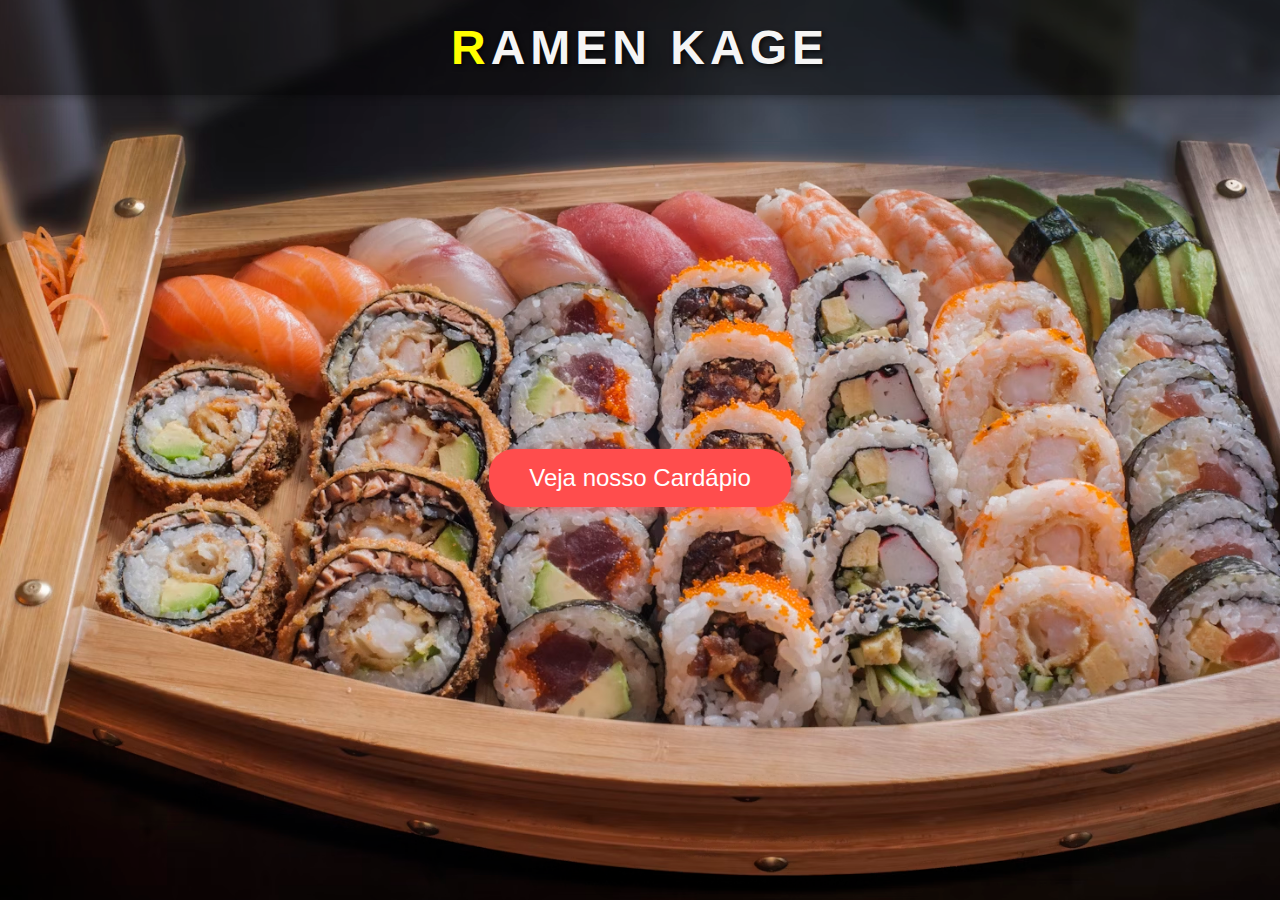
<file: index.html>
<!DOCTYPE html>
<html lang="pt-BR">
<head>
  <meta charset="UTF-8" />
  <meta name="viewport" content="width=device-width, initial-scale=1" />
  <title>Ramen Kage - Restaurante Oriental</title>

  <!-- Fonte Google Fonts -->
   <head>
    <link rel="preconnect" href="https://fonts.googleapis.com">
<link rel="preconnect" href="https://fonts.gstatic.com" crossorigin>
<link href="https://fonts.googleapis.com/css2?family=Exile&display=swap" rel="stylesheet">
  </head>
  <style>
    * {
      margin: 0; padding: 0; box-sizing: border-box;
    }
    body, html {
      height: 100%;
      font-family: 'Poppins', sans-serif;
    }
    body {
      background: url(imagens/fundo.avif);
      background-size: cover;
      background-position: center;
      display: flex;
      flex-direction: column;
      min-height: 100vh;
    }
    header {
      padding: 20px;
      text-align: center;
      background: rgba(0,0,0,0.4);
      box-shadow: 0 2px 8px rgba(0,0,0,0.3);
    }
    .logo {
      font-size: 3rem;
      text-transform: uppercase;
      color: #f5f5f5;
      text-shadow: 2px 2px 5px rgba(0,0,0,0.7);
      font-weight: 700;
      letter-spacing: 5px;
      user-select: none;
    }
    .logo span:first-letter {
      color: #ff4d4d;
      text-shadow: 3px 3px 6px #a30000;
    }
    main {
      flex: 1;
      display: flex;
      justify-content: center;
      align-items: center;
    }
    .btn-cardapio {
      background-color: #ff4d4d;
      color: white;
      font-size: 1.5rem;
      padding: 15px 40px;
      border-radius: 25px;
      text-decoration: none;
      box-shadow: 0 4px 8px rgba(255,77,77,0.5);
      transition: background-color 0.3s ease, box-shadow 0.3s ease;
      user-select: none;
    }
    .btn-cardapio:hover {
      background-color: #cc0000;
      box-shadow: 0 6px 12px rgba(204,0,0,0.7);
    }
  </style>
</head>

<body>
  <header>
    <h1 class="logo">Ramen Kage</h1>

  </header>

  <main>
    <a href="cardapio.html" class="btn-cardapio">Veja nosso Cardápio</a>
<html lang="pt-BR">
<head>
  <meta charset="UTF-8" />
  <meta name="viewport" content="width=device-width, initial-scale=1.0"/>
  <link rel="stylesheet" href="style.css">
  <link href="https://fonts.googleapis.com/css2?family=Noto+Sans+JP:wght@700&display=swap" rel="stylesheet">
</head>
  </main>
</body>
</html>
</file>
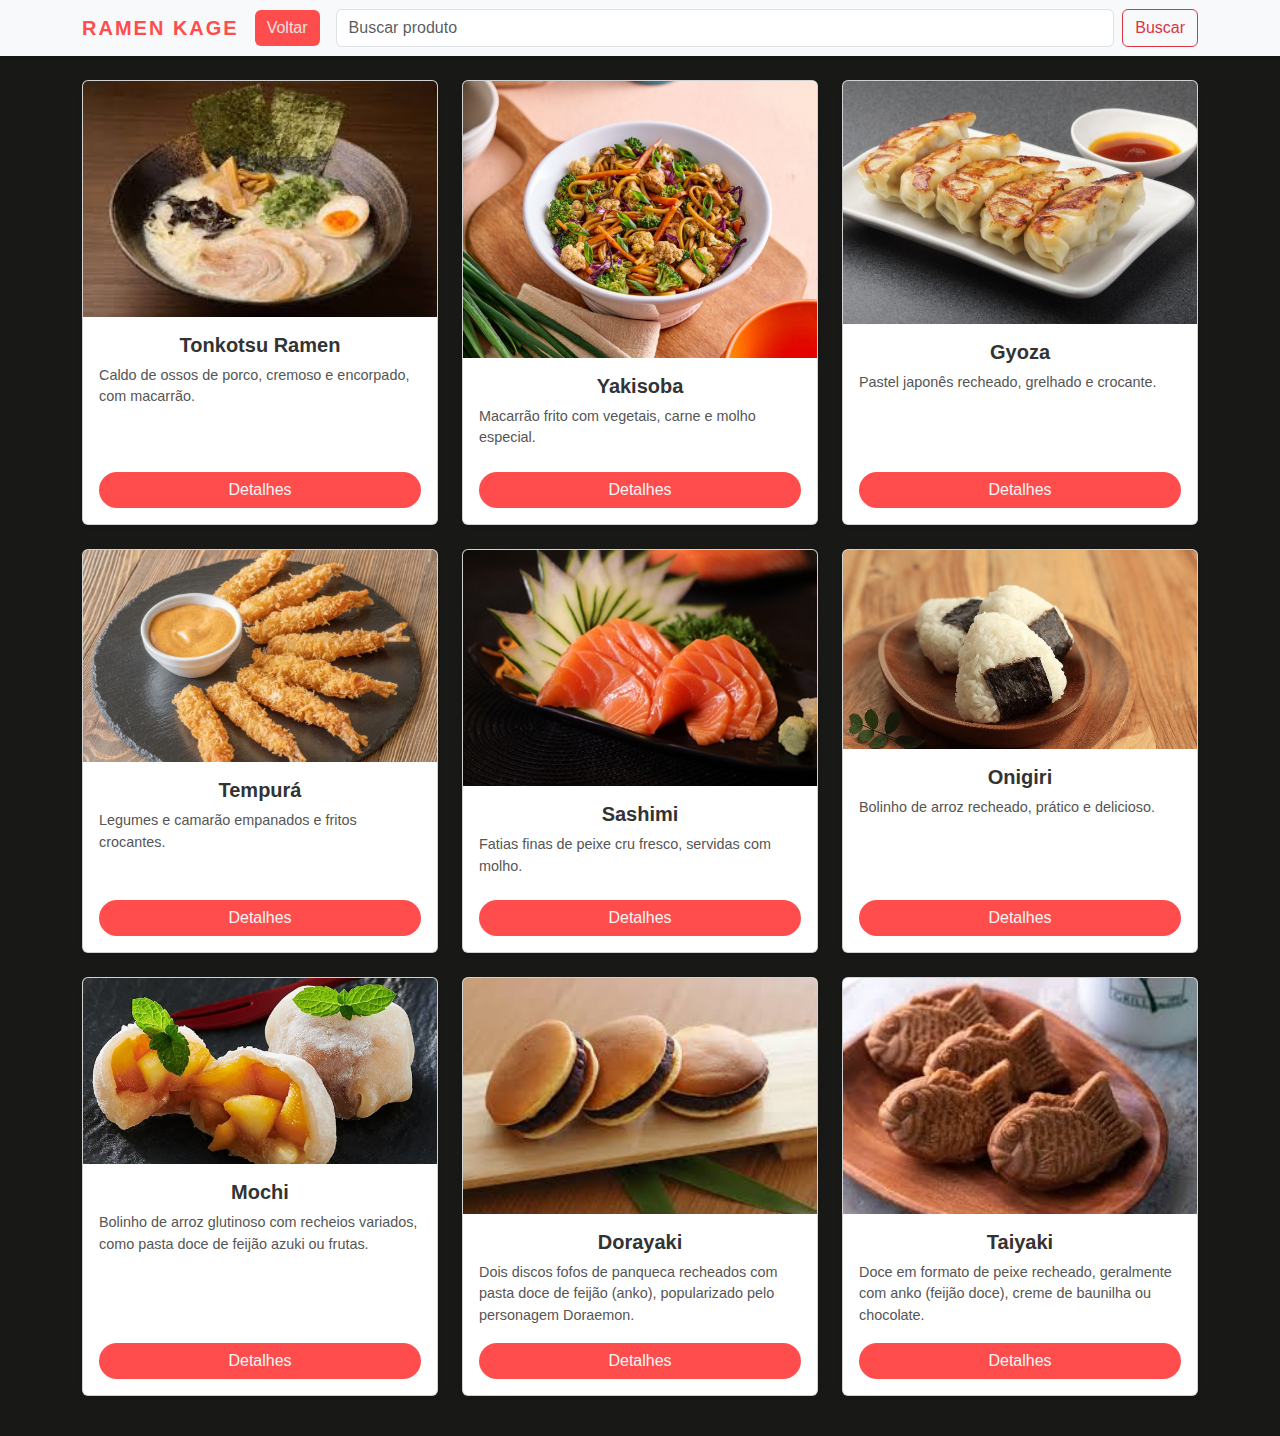
<file: cardapio.html>
<!DOCTYPE html>
<html lang="pt-BR">
<head>
  <meta charset="UTF-8" />
  <meta name="viewport" content="width=device-width, initial-scale=1" />
  <title>Cardápio - Ramen Kage</title>

  <!-- Bootstrap CSS CDN -->
  <link href="https://cdn.jsdelivr.net/npm/bootstrap@5.3.0/dist/css/bootstrap.min.css" rel="stylesheet" />

  <style>
    body {
      font-family: 'Poppins', sans-serif;
      background-color: #181817;
      padding-bottom: 40px;
    }
    /* Navbar */
    .navbar-brand {
      font-weight: 700;
      color: #ff4d4d !important;
      text-transform: uppercase;
      letter-spacing: 2px;
    }
    .btn-voltar {
      background-color: #ff4d4d;
      color: rgb(236, 226, 226);
      border: none;
    }
    .btn-voltar:hover {
      background-color: #cc0000;
      color: rgb(241, 239, 239);
    }
    /* Cards */
    .card-title {
      text-align: center;
      font-weight: 600;
      color: #333;
    }
    .card-text {
      font-size: 0.9rem;
      color: #555;
      min-height: 50px;
    }
    .btn-detalhes {
      background-color: #ff4d4d;
      color: rgb(247, 246, 246);
      border-radius: 20px;
      border: none;
      width: 100%;
    }
    .btn-detalhes:hover {
      background-color: #cc0000;
      color: rgb(233, 228, 228);
    }
  </style>
</head>

<body>
  <nav class="navbar navbar-expand-lg bg-light shadow-sm">
    <div class="container">
      <a class="navbar-brand" href="#">Ramen Kage</a>
      <button class="btn btn-voltar me-3" onclick="location.href='index.html'">Voltar</button>

      <form class="d-flex flex-grow-1" role="search">
        <input class="form-control me-2" type="search" placeholder="Buscar produto" aria-label="Buscar" />
        <button class="btn btn-outline-danger" type="submit">Buscar</button>
      </form>
    </div>
  </nav>

  <main class="container mt-4">
    <div class="row g-4">

    
      <!-- Produto Card -->
      <div class="col-md-4">
        <div class="card shadow-sm h-100">
          <img src="imagens/Tonkotsu Ramen.jpg"  class="card-img-top" alt="Tonkotsu Ramen" />
          <div class="card-body d-flex flex-column">
            <h5 class="card-title">Tonkotsu Ramen</h5>
            <p class="card-text">Caldo de ossos de porco, cremoso e encorpado, com macarrão.</p>
            <button class="btn btn-detalhes mt-auto" onclick="window.location.href='detalhe1.html'">Detalhes</button>
          </div>
        </div>
      </div>

      <!-- Produto Card -->
      <div class="col-md-4">
        <div class="card shadow-sm h-100">
          <img src="imagens/Yakissoba.png" class="card-img-top" alt="Yakisoba" />
          <div class="card-body d-flex flex-column">
            <h5 class="card-title">Yakisoba</h5>
            <p class="card-text">Macarrão frito com vegetais, carne e molho especial.</p>
            <button class="btn btn-detalhes mt-auto" onclick="window.location.href='detalhe2.html'">Detalhes</button>
          </div>
        </div>
      </div>

      <!-- Produto Card -->
      <div class="col-md-4">
        <div class="card shadow-sm h-100">
          <img src="imagens/Gyoza.jpg" class="card-img-top" alt="Gyoza" />
          <div class="card-body d-flex flex-column">
            <h5 class="card-title">Gyoza</h5>
            <p class="card-text">Pastel japonês recheado, grelhado e crocante.</p>
            <button class="btn btn-detalhes mt-auto" onclick="window.location.href='detalhe3.html'">Detalhes</button>
          </div>
        </div>
      </div>

      <!-- Produto Card -->
      <div class="col-md-4">
        <div class="card shadow-sm h-100">
          <img src="imagens/Tempurá.webp" class="card-img-top" alt="Tempurá" />
          <div class="card-body d-flex flex-column">
            <h5 class="card-title">Tempurá</h5>
            <p class="card-text">Legumes e camarão empanados e fritos crocantes.</p>
            <button class="btn btn-detalhes mt-auto" onclick="window.location.href='detalhe4.html'">Detalhes</button>
          </div>
        </div>
      </div>

      <!-- Produto Card -->
      <div class="col-md-4">
        <div class="card shadow-sm h-100">
          <img src="imagens/Sashimi.jpg" class="card-img-top" alt="Sashimi" />
          <div class="card-body d-flex flex-column">
            <h5 class="card-title">Sashimi</h5>
            <p class="card-text">Fatias finas de peixe cru fresco, servidas com molho.</p>
            <button class="btn btn-detalhes mt-auto" onclick="window.location.href='detalhe5.html'">Detalhes</button>
          </div>
        </div>
      </div>

      <!-- Produto Card -->
      <div class="col-md-4">
        <div class="card shadow-sm h-100">
          <img src="imagens/Onigiri.jpg" class="card-img-top" alt="Onigiri" />
          <div class="card-body d-flex flex-column">
            <h5 class="card-title">Onigiri</h5>
            <p class="card-text">Bolinho de arroz recheado, prático e delicioso.</p>
            <button class="btn btn-detalhes mt-auto" onclick="window.location.href='detalhe6.html'">Detalhes</button>
          </div>
        </div>
      </div>
      
       <!-- Produto Card -->
      <div class="col-md-4">
        <div class="card shadow-sm h-100">
          <img src="imagens/Mochi.jpg" class="card-img-top" alt="Mochi" />
          <div class="card-body d-flex flex-column">
            <h5 class="card-title">Mochi</h5>
            <p class="card-text">Bolinho de arroz glutinoso com recheios variados, como pasta doce de feijão azuki ou frutas.</p>
            <button class="btn btn-detalhes mt-auto" onclick="window.location.href='detalhe7.html'">Detalhes</button>
          </div>
        </div>
      </div>
      <!-- Produto Card -->
      <div class="col-md-4">
        <div class="card shadow-sm h-100">
          <img src="imagens/Dorayaki.jpg" class="card-img-top" alt="Dorayaki" />
          <div class="card-body d-flex flex-column">
            <h5 class="card-title">Dorayaki</h5>
            <p class="card-text">Dois discos fofos de panqueca recheados com pasta doce de feijão (anko), popularizado pelo personagem Doraemon.</p>
            <button class="btn btn-detalhes mt-auto" onclick="window.location.href='detalhe8.html'">Detalhes</button>
          </div>
        </div>
      </div>
      <!-- Produto Card -->
      <div class="col-md-4">
        <div class="card shadow-sm h-100">
          <img src="imagens/Taiyaki.jpg" class="card-img-top" alt="Taiyaki" />
          <div class="card-body d-flex flex-column">
            <h5 class="card-title">Taiyaki</h5>
            <p class="card-text">Doce em formato de peixe recheado, geralmente com anko (feijão doce), creme de baunilha ou chocolate.</p>
            <button class="btn btn-detalhes mt-auto" onclick="window.location.href='detalhe9.html'">Detalhes</button>
          </div>
        </div>
      </div>
  </main>

  <script src="https://cdn.jsdelivr.net/npm/bootstrap@5.3.0/dist/js/bootstrap.bundle.min.js"></script>
</body>
</html>
</file>
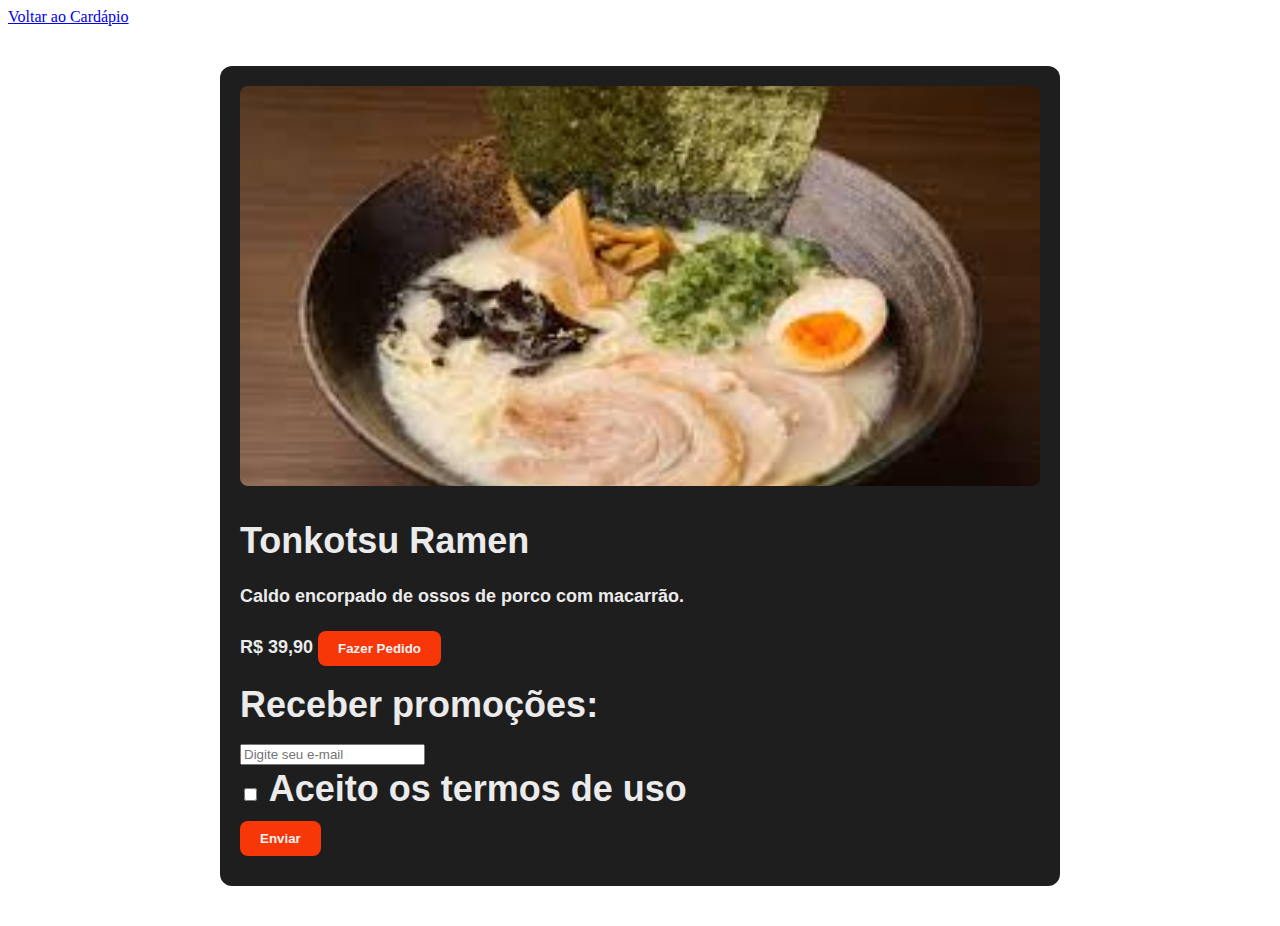
<file: detalhe1.html>
<!DOCTYPE html>
<html lang="pt-BR">
<head>
  <meta charset="UTF-8" />
  <meta name="viewport" content="width=device-width, initial-scale=1" />
  <title>Detalhes - Tonkotsu Ramen </title>
  <link rel="stylesheet" href="detalhe1.html/>
<head>
<body>
  <nav class="navbar">
    <a href="cardapio.html">Voltar ao Cardápio</a>
  </nav>
  <main class="detalhes-container">
    <div class="detalhes-card">
      <img src="imagens/Tonkotsu Ramen.jpg" alt="Tonkotsu Ramen" class="img-produto" />
      <h2>Tonkotsu Ramen
      <p>Caldo encorpado de ossos de porco com macarrão.
      <p class="preco">R$ 39,90
      <button class="btn-pedido">Fazer Pedido</button>

      <form class="form-promocao" onsubmit="event.preventDefault(); alert('E-mail cadastrado com sucesso!');">
        <label for="email1">Receber promoções:</label><br />
        <input type="email" id="email1" name="email1" placeholder="Digite seu e-mail" required />
        <br />
        <input type="checkbox" id="termos1" required />
        <label for="termos1">Aceito os termos de uso</label>
        <br />
        <button type="submit">Enviar</button>
      </form>
    </div>
    <style>main {
  max-width: 800px;
  margin: 40px auto;
  padding: 20px;
  background-color: #1e1e1e;
  border-radius: 12px;
  color: #fff;
  font-family: 'Noto Sans JP', sans-serif;
  box-shadow: 0 0 15px rgba(255, 255, 255, 0.1);
}

h2 {
  color: #ebebeb;
  font-size: 36px;
  margin-bottom: 10px;
}

img {
  width: 100%;
  max-height: 400px;
  object-fit: cover;
  border-radius: 8px;
  transition: transform 0.3s ease;
}

img:hover {
  transform: scale(1.05);
}

p {
  font-size: 18px;
  line-height: 1.6;
  margin-top: 20px;
}

button {
  padding: 10px 20px;
  background-color: #f73708;
  border: none;
  color: #f3f2f2;
  border-radius: 8px;
  cursor: pointer;
  font-weight: bold;
  animation: piscar 1s infinite alternate;
}

@keyframes piscar {
  0% { opacity: 1; }
  100% { opacity: 0.6; }
}
</style>
  </main>
</body>
</html>
</file>
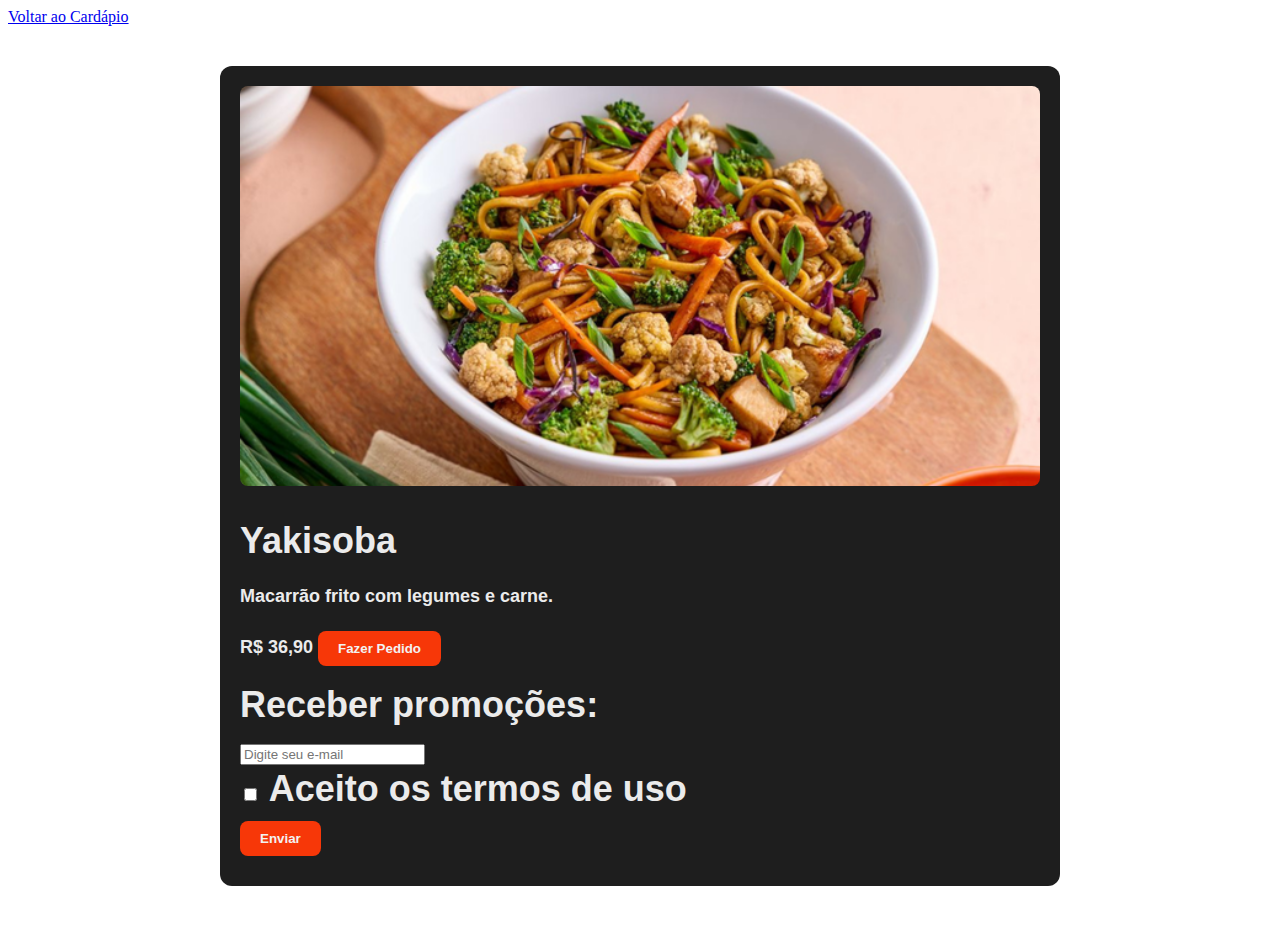
<file: detalhe2.html>
<!DOCTYPE html>
<html lang="pt-BR">
<head>
  <meta charset="UTF-8" />
  <meta name="viewport" content="width=device-width, initial-scale=1" />
  <title>Detalhes - Yakisoba </title>
  <link rel="stylesheet" href="detalhe1.html/>
<head>
<body>
  <nav class="navbar">
    <a href="cardapio.html">Voltar ao Cardápio</a>
  </nav>
  <main class="detalhes-container">
    <div class="detalhes-card">
      <img src="imagens/Yakissoba.png" alt="Yakisoba" class="img-produto" />
      <h2>Yakisoba
      <p>Macarrão frito com legumes e carne.
      <p class="preco">R$ 36,90
      <button class="btn-pedido">Fazer Pedido</button>

      <form class="form-promocao" onsubmit="event.preventDefault(); alert('E-mail cadastrado com sucesso!');">
        <label for="email1">Receber promoções:</label><br />
        <input type="email" id="email1" name="email1" placeholder="Digite seu e-mail" required />
        <br />
        <input type="checkbox" id="termos1" required />
        <label for="termos1">Aceito os termos de uso</label>
        <br />
        <button type="submit">Enviar</button>
      </form>
    </div>
    <style>main {
  max-width: 800px;
  margin: 40px auto;
  padding: 20px;
  background-color: #1e1e1e;
  border-radius: 12px;
  color: #fff;
  font-family: 'Noto Sans JP', sans-serif;
  box-shadow: 0 0 15px rgba(255, 255, 255, 0.1);
}

h2 {
  color: #ebebeb;
  font-size: 36px;
  margin-bottom: 10px;
}

img {
  width: 100%;
  max-height: 400px;
  object-fit: cover;
  border-radius: 8px;
  transition: transform 0.3s ease;
}

img:hover {
  transform: scale(1.05);
}

p {
  font-size: 18px;
  line-height: 1.6;
  margin-top: 20px;
}

button {
  padding: 10px 20px;
  background-color: #f73708;
  border: none;
  color: #f3f2f2;
  border-radius: 8px;
  cursor: pointer;
  font-weight: bold;
  animation: piscar 1s infinite alternate;
}

@keyframes piscar {
  0% { opacity: 1; }
  100% { opacity: 0.6; }
}
</style>
  </main>
</body>
</html>
</file>
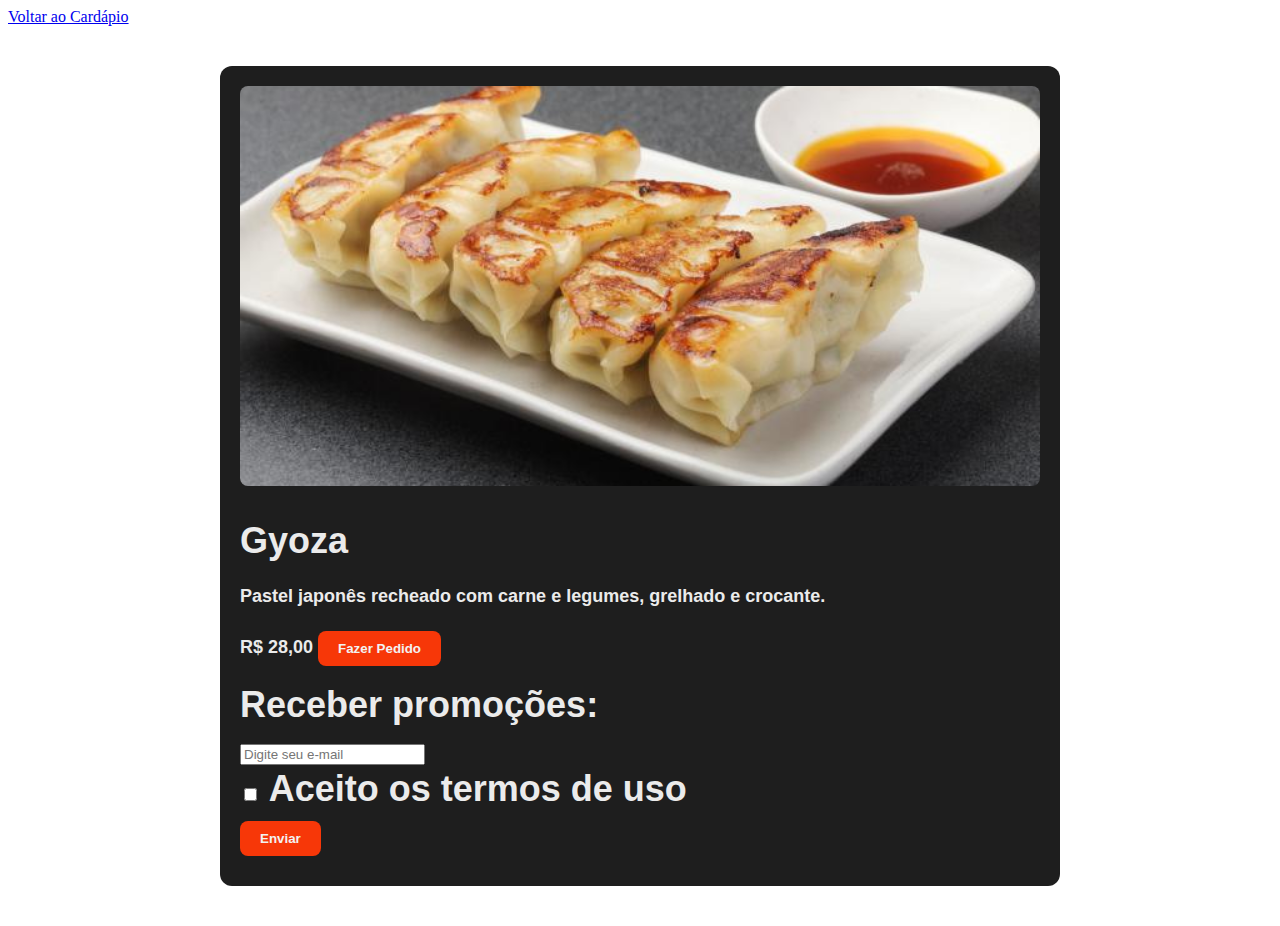
<file: detalhe3.html>
<!DOCTYPE html>
<html lang="pt-BR">
<head>
  <meta charset="UTF-8" />
  <meta name="viewport" content="width=device-width, initial-scale=1" />
  <title>Detalhes - Gyoza </title>
  <link rel="stylesheet" href="detalhe1.html/>
<head>
<body>
  <nav class="navbar">
    <a href="cardapio.html">Voltar ao Cardápio</a>
  </nav>
  <main class="detalhes-container">
    <div class="detalhes-card">
      <img src="imagens/Gyoza.jpg" alt="Gyoza" class="img-produto" />
      <h2>Gyoza
      <p>Pastel japonês recheado com carne e legumes, grelhado e crocante.
      <p class="preco">R$ 28,00
      <button class="btn-pedido">Fazer Pedido</button>

      <form class="form-promocao" onsubmit="event.preventDefault(); alert('E-mail cadastrado com sucesso!');">
        <label for="email1">Receber promoções:</label><br />
        <input type="email" id="email1" name="email1" placeholder="Digite seu e-mail" required />
        <br />
        <input type="checkbox" id="termos1" required />
        <label for="termos1">Aceito os termos de uso</label>
        <br />
        <button type="submit">Enviar</button>
      </form>
    </div>
    <style>main {
  max-width: 800px;
  margin: 40px auto;
  padding: 20px;
  background-color: #1e1e1e;
  border-radius: 12px;
  color: #fff;
  font-family: 'Noto Sans JP', sans-serif;
  box-shadow: 0 0 15px rgba(255, 255, 255, 0.1);
}

h2 {
  color: #ebebeb;
  font-size: 36px;
  margin-bottom: 10px;
}

img {
  width: 100%;
  max-height: 400px;
  object-fit: cover;
  border-radius: 8px;
  transition: transform 0.3s ease;
}

img:hover {
  transform: scale(1.05);
}

p {
  font-size: 18px;
  line-height: 1.6;
  margin-top: 20px;
}

button {
  padding: 10px 20px;
  background-color: #f73708;
  border: none;
  color: #f3f2f2;
  border-radius: 8px;
  cursor: pointer;
  font-weight: bold;
  animation: piscar 1s infinite alternate;
}

@keyframes piscar {
  0% { opacity: 1; }
  100% { opacity: 0.6; }
}
</style>
  </main>
</body>
</html>
</file>
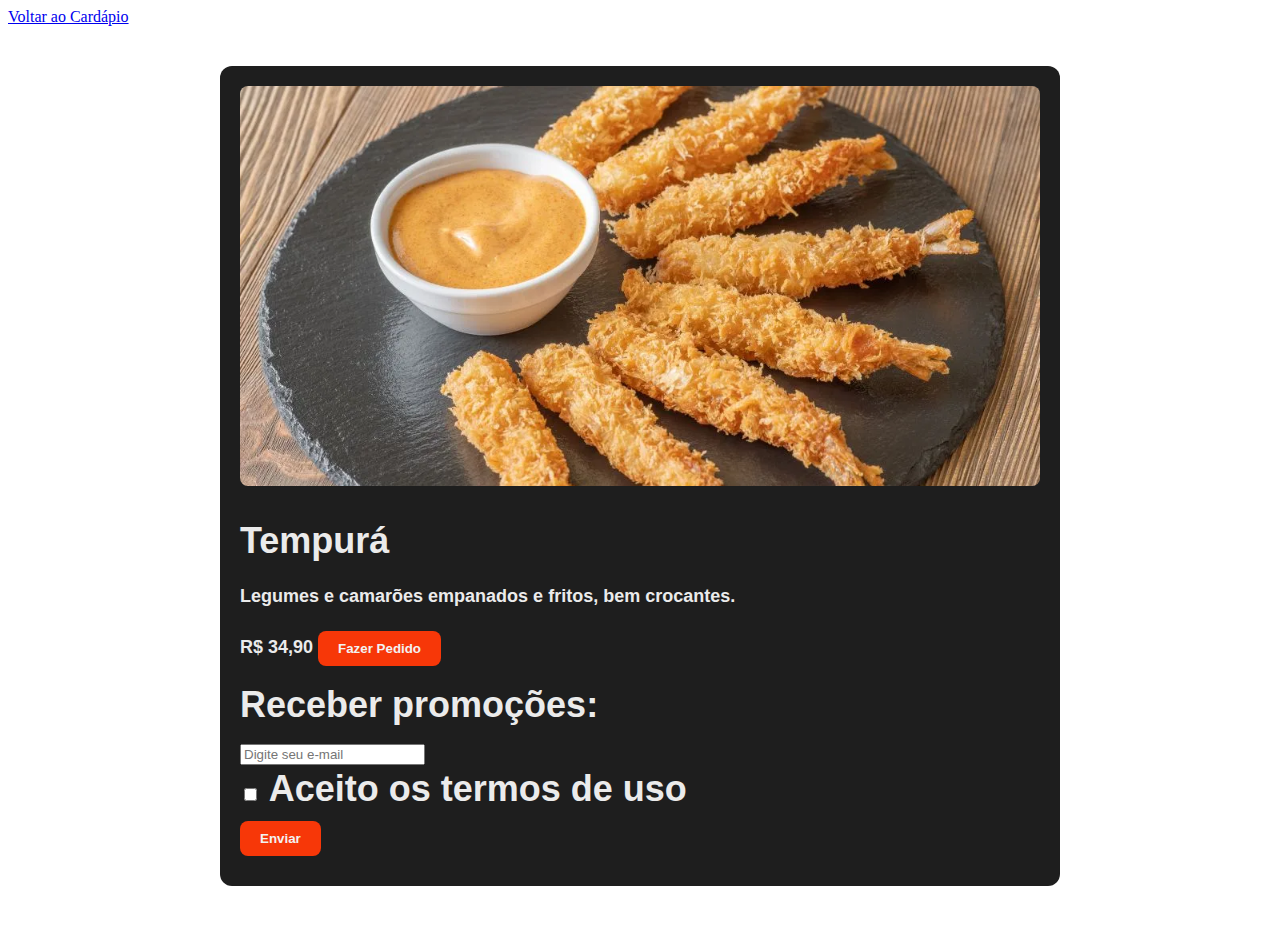
<file: detalhe4.html>
<!DOCTYPE html>
<html lang="pt-BR">
<head>
  <meta charset="UTF-8" />
  <meta name="viewport" content="width=device-width, initial-scale=1" />
  <title>Detalhes -Tempurá </title>
  <link rel="stylesheet" href="detalhe1.html/>
<head>
<body>
  <nav class="navbar">
    <a href="cardapio.html">Voltar ao Cardápio</a>
  </nav>
  <main class="detalhes-container">
    <div class="detalhes-card">
      <img src="imagens/Tempurá.webp" alt="Tempurá" class="img-produto" />
      <h2>Tempurá
      <p>Legumes e camarões empanados e fritos, bem crocantes.
      <p class="preco">R$ 34,90
      <button class="btn-pedido">Fazer Pedido</button>

      <form class="form-promocao" onsubmit="event.preventDefault(); alert('E-mail cadastrado com sucesso!');">
        <label for="email1">Receber promoções:</label><br />
        <input type="email" id="email1" name="email1" placeholder="Digite seu e-mail" required />
        <br />
        <input type="checkbox" id="termos1" required />
        <label for="termos1">Aceito os termos de uso</label>
        <br />
        <button type="submit">Enviar</button>
      </form>
    </div>
    <style>main {
  max-width: 800px;
  margin: 40px auto;
  padding: 20px;
  background-color: #1e1e1e;
  border-radius: 12px;
  color: #fff;
  font-family: 'Noto Sans JP', sans-serif;
  box-shadow: 0 0 15px rgba(255, 255, 255, 0.1);
}

h2 {
  color: #ebebeb;
  font-size: 36px;
  margin-bottom: 10px;
}

img {
  width: 100%;
  max-height: 400px;
  object-fit: cover;
  border-radius: 8px;
  transition: transform 0.3s ease;
}

img:hover {
  transform: scale(1.05);
}

p {
  font-size: 18px;
  line-height: 1.6;
  margin-top: 20px;
}

button {
  padding: 10px 20px;
  background-color: #f73708;
  border: none;
  color: #f3f2f2;
  border-radius: 8px;
  cursor: pointer;
  font-weight: bold;
  animation: piscar 1s infinite alternate;
}

@keyframes piscar {
  0% { opacity: 1; }
  100% { opacity: 0.6; }
}
</style>
  </main>
</body>
</html>
</file>
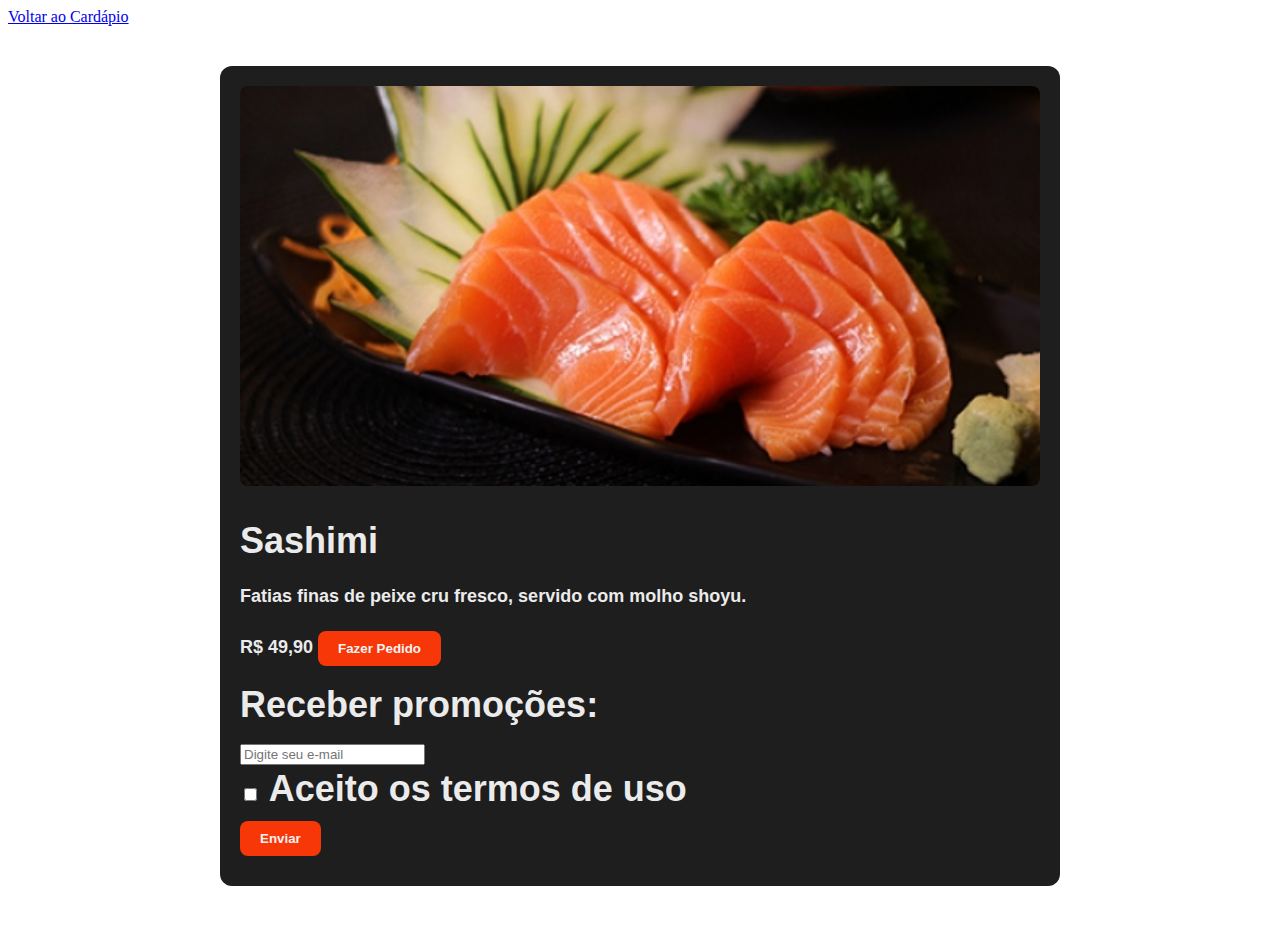
<file: detalhe5.html>
<!DOCTYPE html>
<html lang="pt-BR">
<head>
  <meta charset="UTF-8" />
  <meta name="viewport" content="width=device-width, initial-scale=1" />
  <title>Detalhes -Sashimi </title>
  <link rel="stylesheet" href="detalhe1.html/>
<head>
<body>
  <nav class="navbar">
    <a href="cardapio.html">Voltar ao Cardápio</a>
  </nav>
  <main class="detalhes-container">
    <div class="detalhes-card">
      <img src="imagens/Sashimi.jpg" alt="Sashimi" class="img-produto" />
      <h2>Sashimi
      <p>Fatias finas de peixe cru fresco, servido com molho shoyu.
      <p class="preco">R$ 49,90
      <button class="btn-pedido">Fazer Pedido</button>

      <form class="form-promocao" onsubmit="event.preventDefault(); alert('E-mail cadastrado com sucesso!');">
        <label for="email1">Receber promoções:</label><br />
        <input type="email" id="email1" name="email1" placeholder="Digite seu e-mail" required />
        <br />
        <input type="checkbox" id="termos1" required />
        <label for="termos1">Aceito os termos de uso</label>
        <br />
        <button type="submit">Enviar</button>
      </form>
    </div>
   <style>main {
  max-width: 800px;
  margin: 40px auto;
  padding: 20px;
  background-color: #1e1e1e;
  border-radius: 12px;
  color: #fff;
  font-family: 'Noto Sans JP', sans-serif;
  box-shadow: 0 0 15px rgba(255, 255, 255, 0.1);
}

h2 {
  color: #ebebeb;
  font-size: 36px;
  margin-bottom: 10px;
}

img {
  width: 100%;
  max-height: 400px;
  object-fit: cover;
  border-radius: 8px;
  transition: transform 0.3s ease;
}

img:hover {
  transform: scale(1.05);
}

p {
  font-size: 18px;
  line-height: 1.6;
  margin-top: 20px;
}

button {
  padding: 10px 20px;
  background-color: #f73708;
  border: none;
  color: #f3f2f2;
  border-radius: 8px;
  cursor: pointer;
  font-weight: bold;
  animation: piscar 1s infinite alternate;
}

@keyframes piscar {
  0% { opacity: 1; }
  100% { opacity: 0.6; }
}
</style>
  </main>
</body>
</html>
</file>
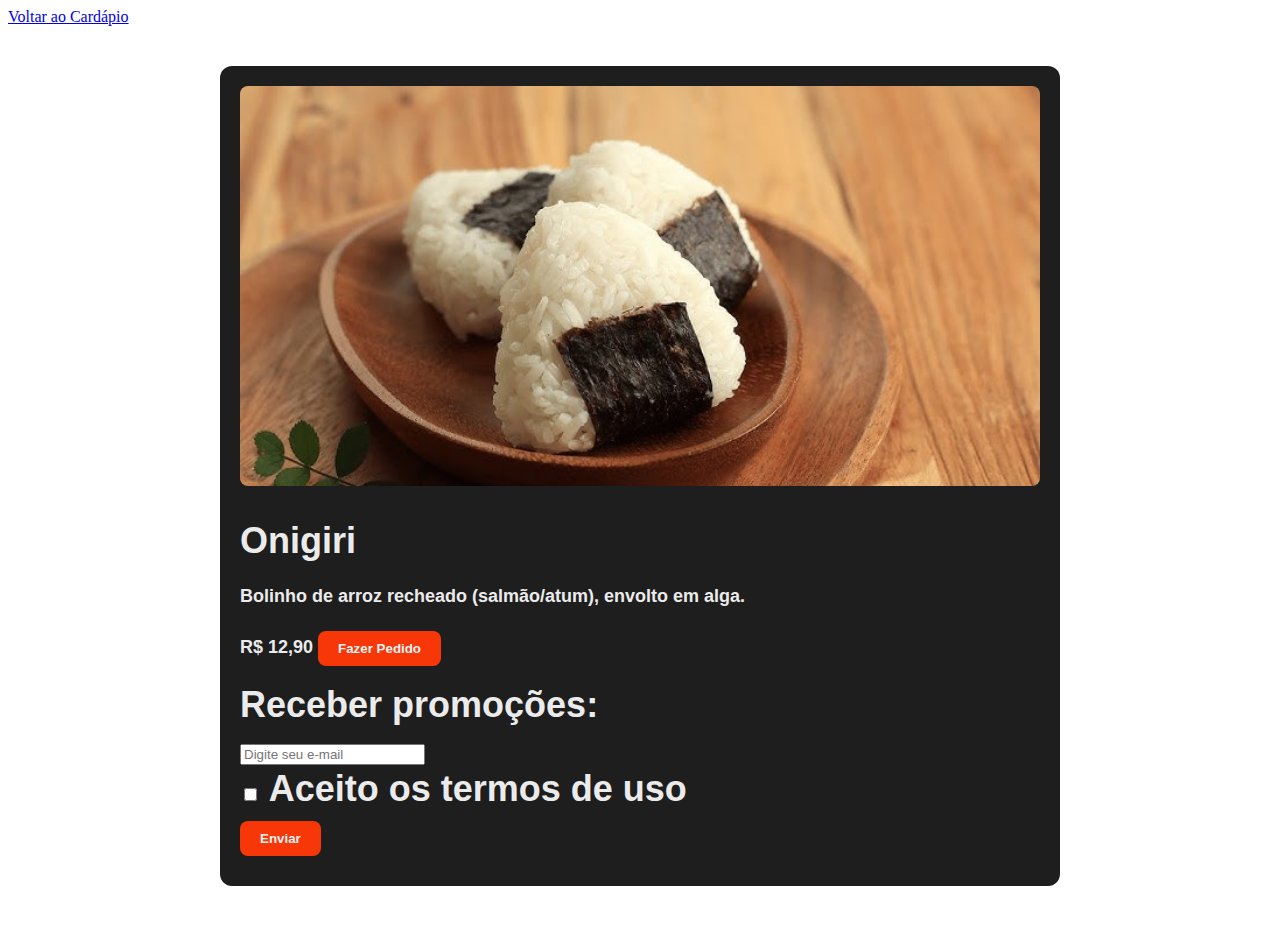
<file: detalhe6.html>
<!DOCTYPE html>
<html lang="pt-BR">
<head>
  <meta charset="UTF-8" />
  <meta name="viewport" content="width=device-width, initial-scale=1" />
  <title>Detalhes - Onigiri </title>
  <link rel="stylesheet" href="detalhe1.html/>
<head>
<body>
  <nav class="navbar">
    <a href="cardapio.html">Voltar ao Cardápio</a>
  </nav>
  <main class="detalhes-container">
    <div class="detalhes-card">
      <img src="imagens/Onigiri.jpg" alt="Onigiri" class="img-produto" />
      <h2>Onigiri
      <p>Bolinho de arroz recheado (salmão/atum), envolto em alga.
      <p class="preco">R$ 12,90
      <button class="btn-pedido">Fazer Pedido</button>

      <form class="form-promocao" onsubmit="event.preventDefault(); alert('E-mail cadastrado com sucesso!');">
        <label for="email1">Receber promoções:</label><br />
        <input type="email" id="email1" name="email1" placeholder="Digite seu e-mail" required />
        <br />
        <input type="checkbox" id="termos1" required />
        <label for="termos1">Aceito os termos de uso</label>
        <br />
        <button type="submit">Enviar</button>
      </form>
    </div>
    <style>main {
  max-width: 800px;
  margin: 40px auto;
  padding: 20px;
  background-color: #1e1e1e;
  border-radius: 12px;
  color: #fff;
  font-family: 'Noto Sans JP', sans-serif;
  box-shadow: 0 0 15px rgba(255, 255, 255, 0.1);
}

h2 {
  color: #ebebeb;
  font-size: 36px;
  margin-bottom: 10px;
}

img {
  width: 100%;
  max-height: 400px;
  object-fit: cover;
  border-radius: 8px;
  transition: transform 0.3s ease;
}

img:hover {
  transform: scale(1.05);
}

p {
  font-size: 18px;
  line-height: 1.6;
  margin-top: 20px;
}

button {
  padding: 10px 20px;
  background-color: #f73708;
  border: none;
  color: #f3f2f2;
  border-radius: 8px;
  cursor: pointer;
  font-weight: bold;
  animation: piscar 1s infinite alternate;
}

@keyframes piscar {
  0% { opacity: 1; }
  100% { opacity: 0.6; }
}
</style>
  </main>
</body>
</html>
</file>
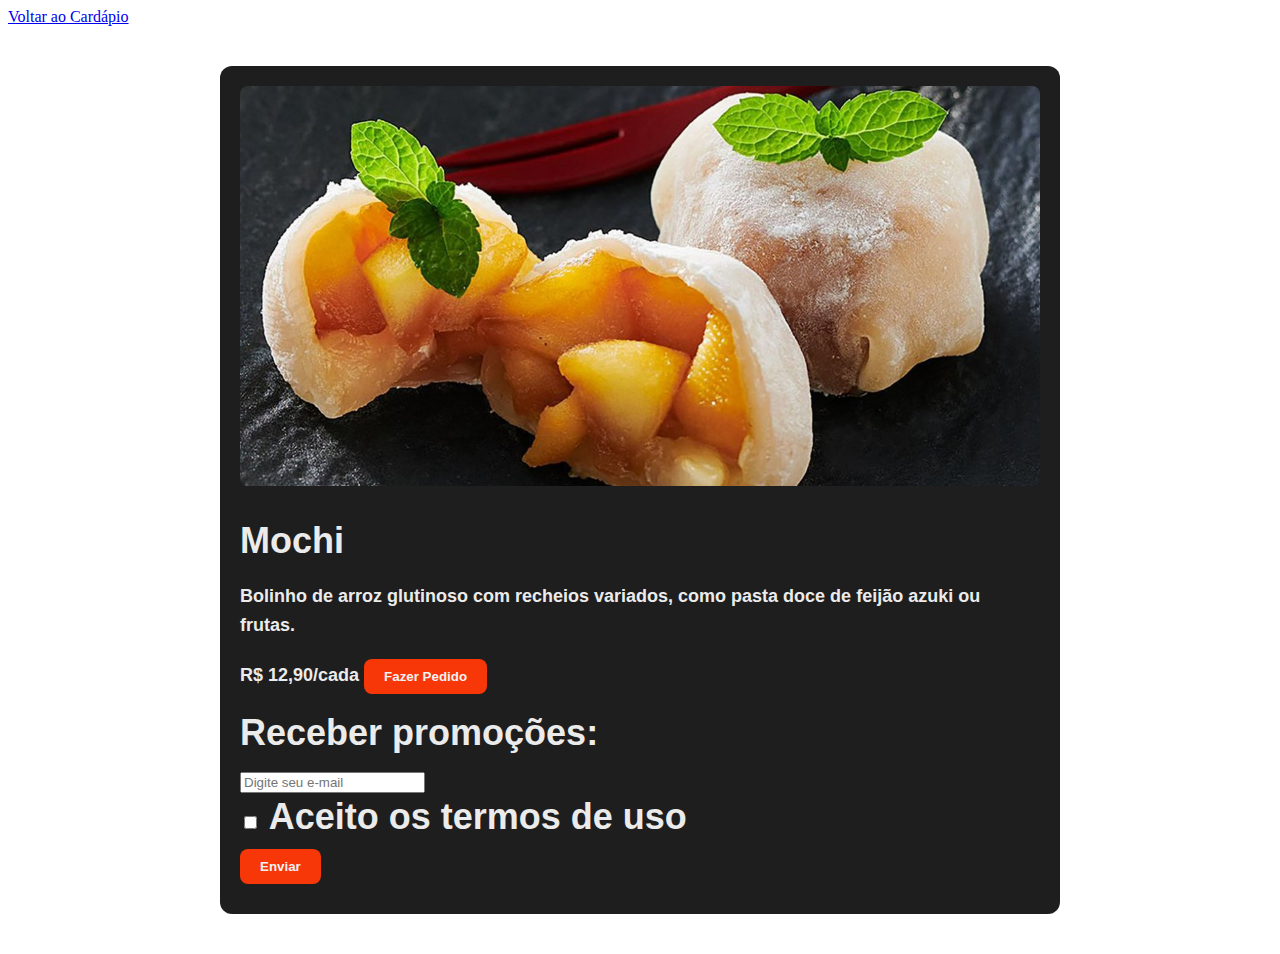
<file: detalhe7.html>
<!DOCTYPE html>
<html lang="pt-BR">
<head>
  <meta charset="UTF-8" />
  <meta name="viewport" content="width=device-width, initial-scale=1" />
  <title>Detalhes -Mochi </title>
  <link rel="stylesheet" href="detalhe1.html/>
<head>
<body>
  <nav class="navbar">
    <a href="cardapio.html">Voltar ao Cardápio</a>
  </nav>
  <main class="detalhes-container">
    <div class="detalhes-card">
      <img src="imagens/Mochi.jpg" alt="Mochi" class="img-produto" />
      <h2>Mochi
      <p>Bolinho de arroz glutinoso com recheios variados, como pasta doce de feijão azuki ou frutas.
      <p class="preco">R$ 12,90/cada
      <button class="btn-pedido">Fazer Pedido</button>

      <form class="form-promocao" onsubmit="event.preventDefault(); alert('E-mail cadastrado com sucesso!');">
        <label for="email1">Receber promoções:</label><br />
        <input type="email" id="email1" name="email1" placeholder="Digite seu e-mail" required />
        <br />
        <input type="checkbox" id="termos1" required />
        <label for="termos1">Aceito os termos de uso</label>
        <br />
        <button type="submit">Enviar</button>
      </form>
    </div>
   <style>main {
  max-width: 800px;
  margin: 40px auto;
  padding: 20px;
  background-color: #1e1e1e;
  border-radius: 12px;
  color: #fff;
  font-family: 'Noto Sans JP', sans-serif;
  box-shadow: 0 0 15px rgba(255, 255, 255, 0.1);
}

h2 {
  color: #ebebeb;
  font-size: 36px;
  margin-bottom: 10px;
}

img {
  width: 100%;
  max-height: 400px;
  object-fit: cover;
  border-radius: 8px;
  transition: transform 0.3s ease;
}

img:hover {
  transform: scale(1.05);
}

p {
  font-size: 18px;
  line-height: 1.6;
  margin-top: 20px;
}

button {
  padding: 10px 20px;
  background-color: #f73708;
  border: none;
  color: #f3f2f2;
  border-radius: 8px;
  cursor: pointer;
  font-weight: bold;
  animation: piscar 1s infinite alternate;
}

@keyframes piscar {
  0% { opacity: 1; }
  100% { opacity: 0.6; }
}
</style>
  </main>
</body>
</html>
</file>
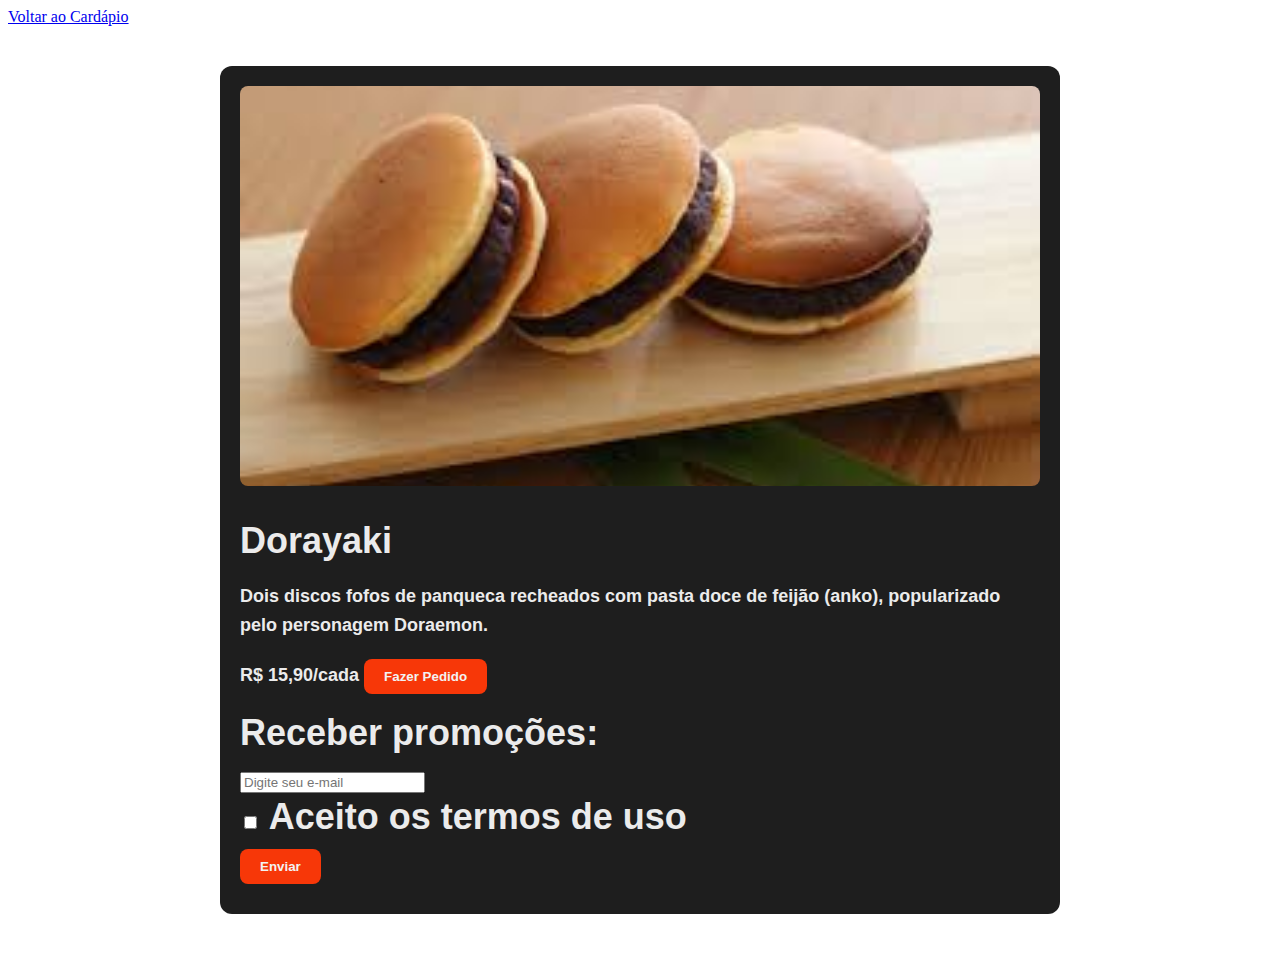
<file: detalhe8.html>
<!DOCTYPE html>
<html lang="pt-BR">
<head>
  <meta charset="UTF-8" />
  <meta name="viewport" content="width=device-width, initial-scale=1" />
  <title>Detalhes -Dorayaki </title>
  <link rel="stylesheet" href="detalhe1.html/>
<head>
<body>
  <nav class="navbar">
    <a href="cardapio.html">Voltar ao Cardápio</a>
  </nav>
  <main class="detalhes-container">
    <div class="detalhes-card">
      <img src="imagens/Dorayaki.jpg" alt="Dorayaki" class="img-produto" />
      <h2>Dorayaki
      <p>Dois discos fofos de panqueca recheados com pasta doce de feijão (anko), popularizado pelo personagem Doraemon.
      <p class="preco">R$ 15,90/cada
      <button class="btn-pedido">Fazer Pedido</button>

      <form class="form-promocao" onsubmit="event.preventDefault(); alert('E-mail cadastrado com sucesso!');">
        <label for="email1">Receber promoções:</label><br />
        <input type="email" id="email1" name="email1" placeholder="Digite seu e-mail" required />
        <br />
        <input type="checkbox" id="termos1" required />
        <label for="termos1">Aceito os termos de uso</label>
        <br />
        <button type="submit">Enviar</button>
      </form>
    </div>
   <style>main {
  max-width: 800px;
  margin: 40px auto;
  padding: 20px;
  background-color: #1e1e1e;
  border-radius: 12px;
  color: #fff;
  font-family: 'Noto Sans JP', sans-serif;
  box-shadow: 0 0 15px rgba(255, 255, 255, 0.1);
}

h2 {
  color: #ebebeb;
  font-size: 36px;
  margin-bottom: 10px;
}

img {
  width: 100%;
  max-height: 400px;
  object-fit: cover;
  border-radius: 8px;
  transition: transform 0.3s ease;
}

img:hover {
  transform: scale(1.05);
}

p {
  font-size: 18px;
  line-height: 1.6;
  margin-top: 20px;
}

button {
  padding: 10px 20px;
  background-color: #f73708;
  border: none;
  color: #f3f2f2;
  border-radius: 8px;
  cursor: pointer;
  font-weight: bold;
  animation: piscar 1s infinite alternate;
}

@keyframes piscar {
  0% { opacity: 1; }
  100% { opacity: 0.6; }
}
</style>
  </main>
</body>
</html>
</file>
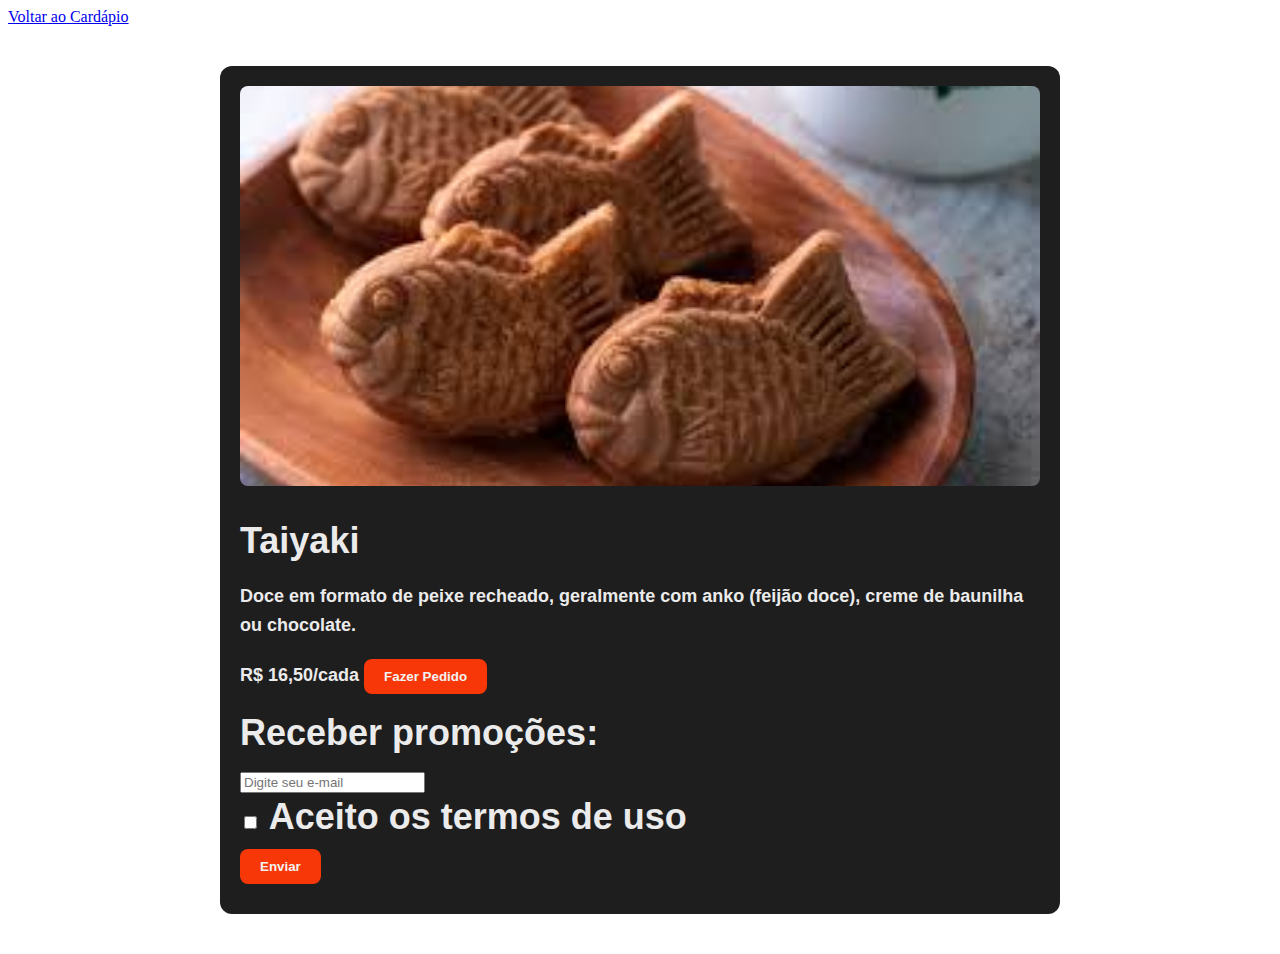
<file: detalhe9.html>
<!DOCTYPE html>
<html lang="pt-BR">
<head>
  <meta charset="UTF-8" />
  <meta name="viewport" content="width=device-width, initial-scale=1" />
  <title>Detalhes - Taiyaki </title>
  <link rel="stylesheet" href="detalhe1.html/>
<head>
<body>
  <nav class="navbar">
    <a href="cardapio.html">Voltar ao Cardápio</a>
  </nav>
  <main class="detalhes-container">
    <div class="detalhes-card">
      <img src="imagens/Taiyaki.jpg" alt=" Taiyaki" class="img-produto" />
      <h2> Taiyaki
      <p>Doce em formato de peixe recheado, geralmente com anko (feijão doce), creme de baunilha ou chocolate.
      <p class="preco">R$ 16,50/cada
      <button class="btn-pedido">Fazer Pedido</button>

      <form class="form-promocao" onsubmit="event.preventDefault(); alert('E-mail cadastrado com sucesso!');">
        <label for="email1">Receber promoções:</label><br />
        <input type="email" id="email1" name="email1" placeholder="Digite seu e-mail" required />
        <br />
        <input type="checkbox" id="termos1" required />
        <label for="termos1">Aceito os termos de uso</label>
        <br />
        <button type="submit">Enviar</button>
      </form>
    </div>
   <style>main {
  max-width: 800px;
  margin: 40px auto;
  padding: 20px;
  background-color: #1e1e1e;
  border-radius: 12px;
  color: #fff;
  font-family: 'Noto Sans JP', sans-serif;
  box-shadow: 0 0 15px rgba(255, 255, 255, 0.1);
}

h2 {
  color: #ebebeb;
  font-size: 36px;
  margin-bottom: 10px;
}

img {
  width: 100%;
  max-height: 400px;
  object-fit: cover;
  border-radius: 8px;
  transition: transform 0.3s ease;
}

img:hover {
  transform: scale(1.05);
}

p {
  font-size: 18px;
  line-height: 1.6;
  margin-top: 20px;
}

button {
  padding: 10px 20px;
  background-color: #f73708;
  border: none;
  color: #f3f2f2;
  border-radius: 8px;
  cursor: pointer;
  font-weight: bold;
  animation: piscar 1s infinite alternate;
}

@keyframes piscar {
  0% { opacity: 1; }
  100% { opacity: 0.6; }
}
</style>
  </main>
</body>
</html>
</file>
<file: style.css>
/* Reset básico */
body {
      font-family: 'Poppins', sans-serif;
      background-color: #181817;
      padding-bottom: 40px;
    }
    /* Navbar */
    .navbar-brand {
      font-weight: 700;
      color: #ff4d4d !important;
      text-transform: uppercase;
      letter-spacing: 2px;
    }
    .btn-voltar {
      background-color: #ff4d4d;
      color: rgb(236, 226, 226);
      border: none;
    }
    .btn-voltar:hover {
      background-color: #cc0000;
      color: rgb(241, 239, 239);
    }
    /* Cards */
    .card-title {
      text-align: center;
      font-weight: 600;
      color: #333;
    }
    .card-text {
      font-size: 0.9rem;
      color: #555;
      min-height: 50px;
    }
    .btn-detalhes {
      background-color: #ff4d4d;
      color: rgb(247, 246, 246);
      border-radius: 20px;
      border: none;
      width: 100%;
    }
    .btn-detalhes:hover {
      background-color: #cc0000;
      color: rgb(233, 228, 228);
    }
.logo::first-letter {
  color: yellow; /* ou qualquer outra cor */
}
.exile-regular {
  font-family: "Exile", system-ui;
  font-weight: 400;
  font-style: normal;
}
body {
  font-family: 'Poppins', sans-serif;
}
h1 {
  font-family: 'Poppins', sans-serif;
}
</file>
